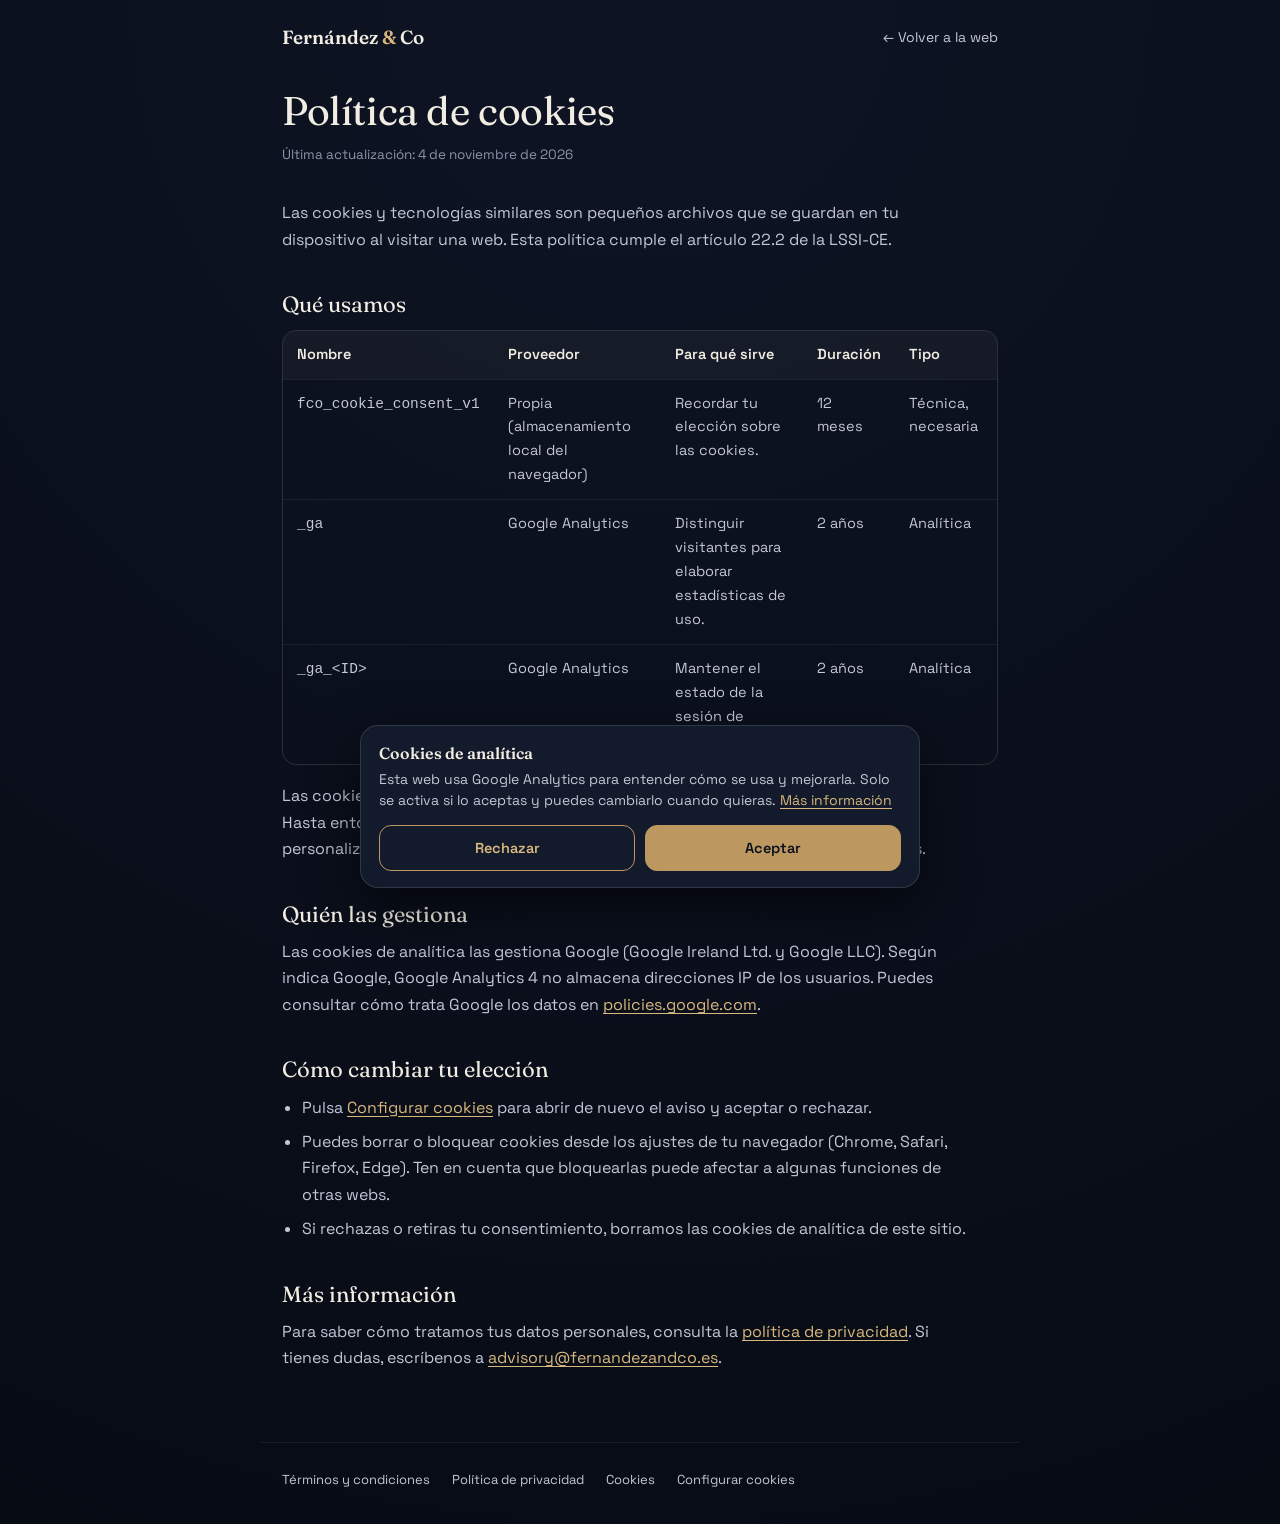
<file: cookies.html>
<!DOCTYPE html>
<html lang="es">
<head>
<meta charset="UTF-8">
<meta name="viewport" content="width=device-width, initial-scale=1.0, viewport-fit=cover">
<title>Política de cookies — Fernández &amp; Co</title>
<meta name="description" content="Qué cookies usa esta web, para qué sirven, cuánto duran y cómo aceptarlas, rechazarlas o cambiar tu elección.">
<link rel="canonical" href="https://TU-DOMINIO.es/cookies">
<meta name="robots" content="index,follow">
<meta name="theme-color" content="#0A0F1C">
<meta property="og:type" content="website">
<meta property="og:site_name" content="Fernández &amp; Co">
<meta property="og:locale" content="es_ES">
<meta property="og:title" content="Política de cookies — Fernández &amp; Co">
<meta property="og:description" content="Qué cookies usa esta web, para qué sirven, cuánto duran y cómo aceptarlas, rechazarlas o cambiar tu elección.">
<meta property="og:url" content="https://TU-DOMINIO.es/cookies">
<meta property="og:image" content="https://TU-DOMINIO.es/og-image.jpg">
<meta name="twitter:card" content="summary_large_image">
<link rel="preconnect" href="https://fonts.googleapis.com">
<link rel="preconnect" href="https://fonts.gstatic.com" crossorigin>
<link href="https://fonts.googleapis.com/css2?family=Fraunces:ital,opsz,wght@0,9..144,300;0,9..144,400;0,9..144,600;1,9..144,300;1,9..144,400&family=Space+Grotesk:wght@400;500;600;700&display=swap" rel="stylesheet">
<link rel="stylesheet" href="/legal.css">
<script src="/consent.js" defer></script>
</head>
<body>
<header class="lh">
  <a class="brand" href="/">Fernández <b>&amp;</b> Co</a>
  <a class="back" href="/">← Volver a la web</a>
</header>
<main class="legal"><article>
<h1>Política de cookies</h1>
<p class="upd">Última actualización: 4 de noviembre de 2026</p>
<p>Las cookies y tecnologías similares son pequeños archivos que se guardan en tu dispositivo al visitar una web. Esta política cumple el artículo 22.2 de la LSSI-CE.</p>

<h2>Qué usamos</h2>
<div class="tw"><table>
  <thead><tr><th>Nombre</th><th>Proveedor</th><th>Para qué sirve</th><th>Duración</th><th>Tipo</th></tr></thead>
  <tbody>
    <tr><td><code>fco_cookie_consent_v1</code></td><td>Propia (almacenamiento local del navegador)</td><td>Recordar tu elección sobre las cookies.</td><td>12 meses</td><td>Técnica, necesaria</td></tr>
    <tr><td><code>_ga</code></td><td>Google Analytics</td><td>Distinguir visitantes para elaborar estadísticas de uso.</td><td>2 años</td><td>Analítica</td></tr>
    <tr><td><code>_ga_&lt;ID&gt;</code></td><td>Google Analytics</td><td>Mantener el estado de la sesión de visita.</td><td>2 años</td><td>Analítica</td></tr>
  </tbody>
</table></div>
<p>Las cookies de analítica <b>solo se instalan si pulsas «Aceptar»</b> en el aviso de cookies. Hasta entonces no se carga Google Analytics. En esta web, Google Signals y la personalización de anuncios están desactivados, y no usamos cookies publicitarias.</p>

<h2>Quién las gestiona</h2>
<p>Las cookies de analítica las gestiona Google (Google Ireland Ltd. y Google LLC). Según indica Google, Google Analytics 4 no almacena direcciones IP de los usuarios. Puedes consultar cómo trata Google los datos en <a href="https://policies.google.com/technologies/partner-sites" target="_blank" rel="noopener">policies.google.com</a>.</p>

<h2>Cómo cambiar tu elección</h2>
<ul>
  <li>Pulsa <button type="button" data-cookie-settings style="background:none;border:0;padding:0;font:inherit;color:var(--accent-bright);text-decoration:underline;text-underline-offset:3px;cursor:pointer">Configurar cookies</button> para abrir de nuevo el aviso y aceptar o rechazar.</li>
  <li>Puedes borrar o bloquear cookies desde los ajustes de tu navegador (Chrome, Safari, Firefox, Edge). Ten en cuenta que bloquearlas puede afectar a algunas funciones de otras webs.</li>
  <li>Si rechazas o retiras tu consentimiento, borramos las cookies de analítica de este sitio.</li>
</ul>

<h2>Más información</h2>
<p>Para saber cómo tratamos tus datos personales, consulta la <a href="/privacidad">política de privacidad</a>. Si tienes dudas, escríbenos a <a href="mailto:advisory@fernandezandco.es">advisory@fernandezandco.es</a>.</p>
</article></main>
<footer class="lf">
  <a href="/terminos">Términos y condiciones</a>
  <a href="/privacidad">Política de privacidad</a>
  <a href="/cookies">Cookies</a>
  <button type="button" data-cookie-settings>Configurar cookies</button>
</footer>
</body>
</html>
</file>
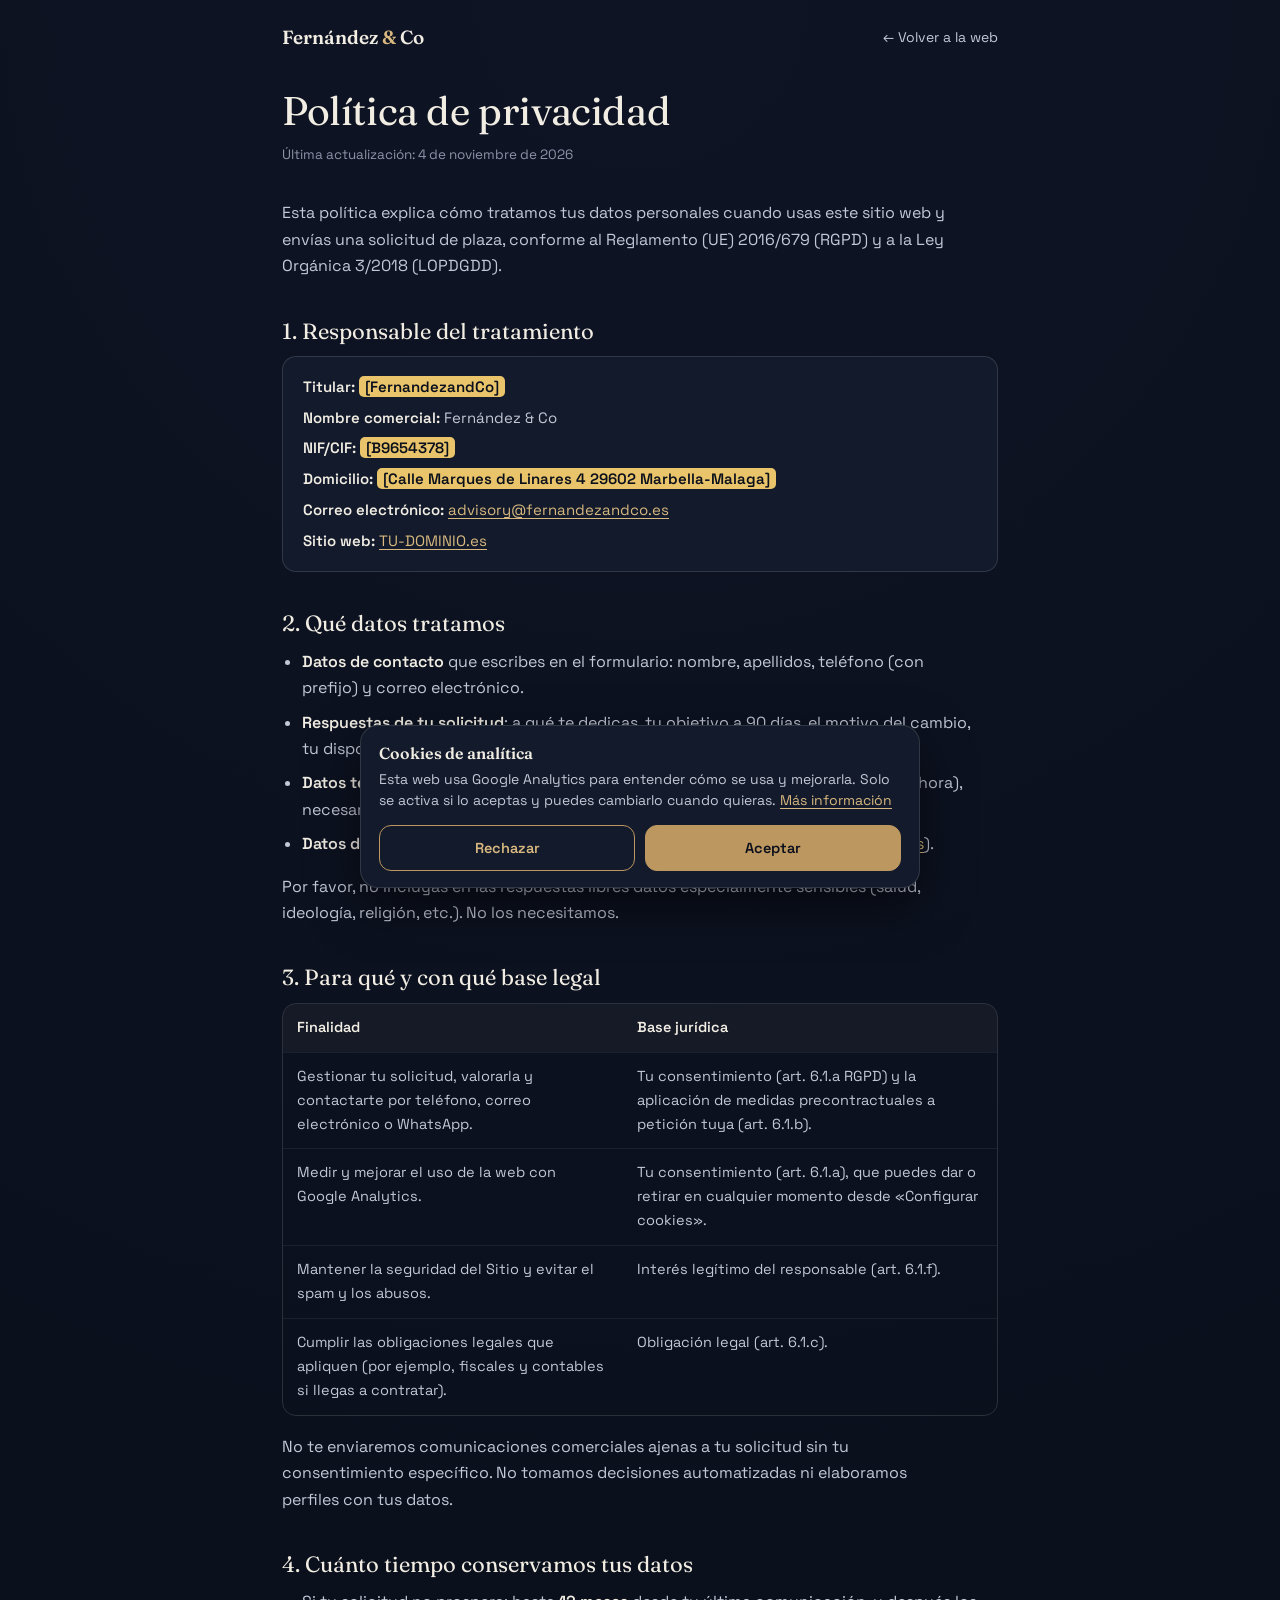
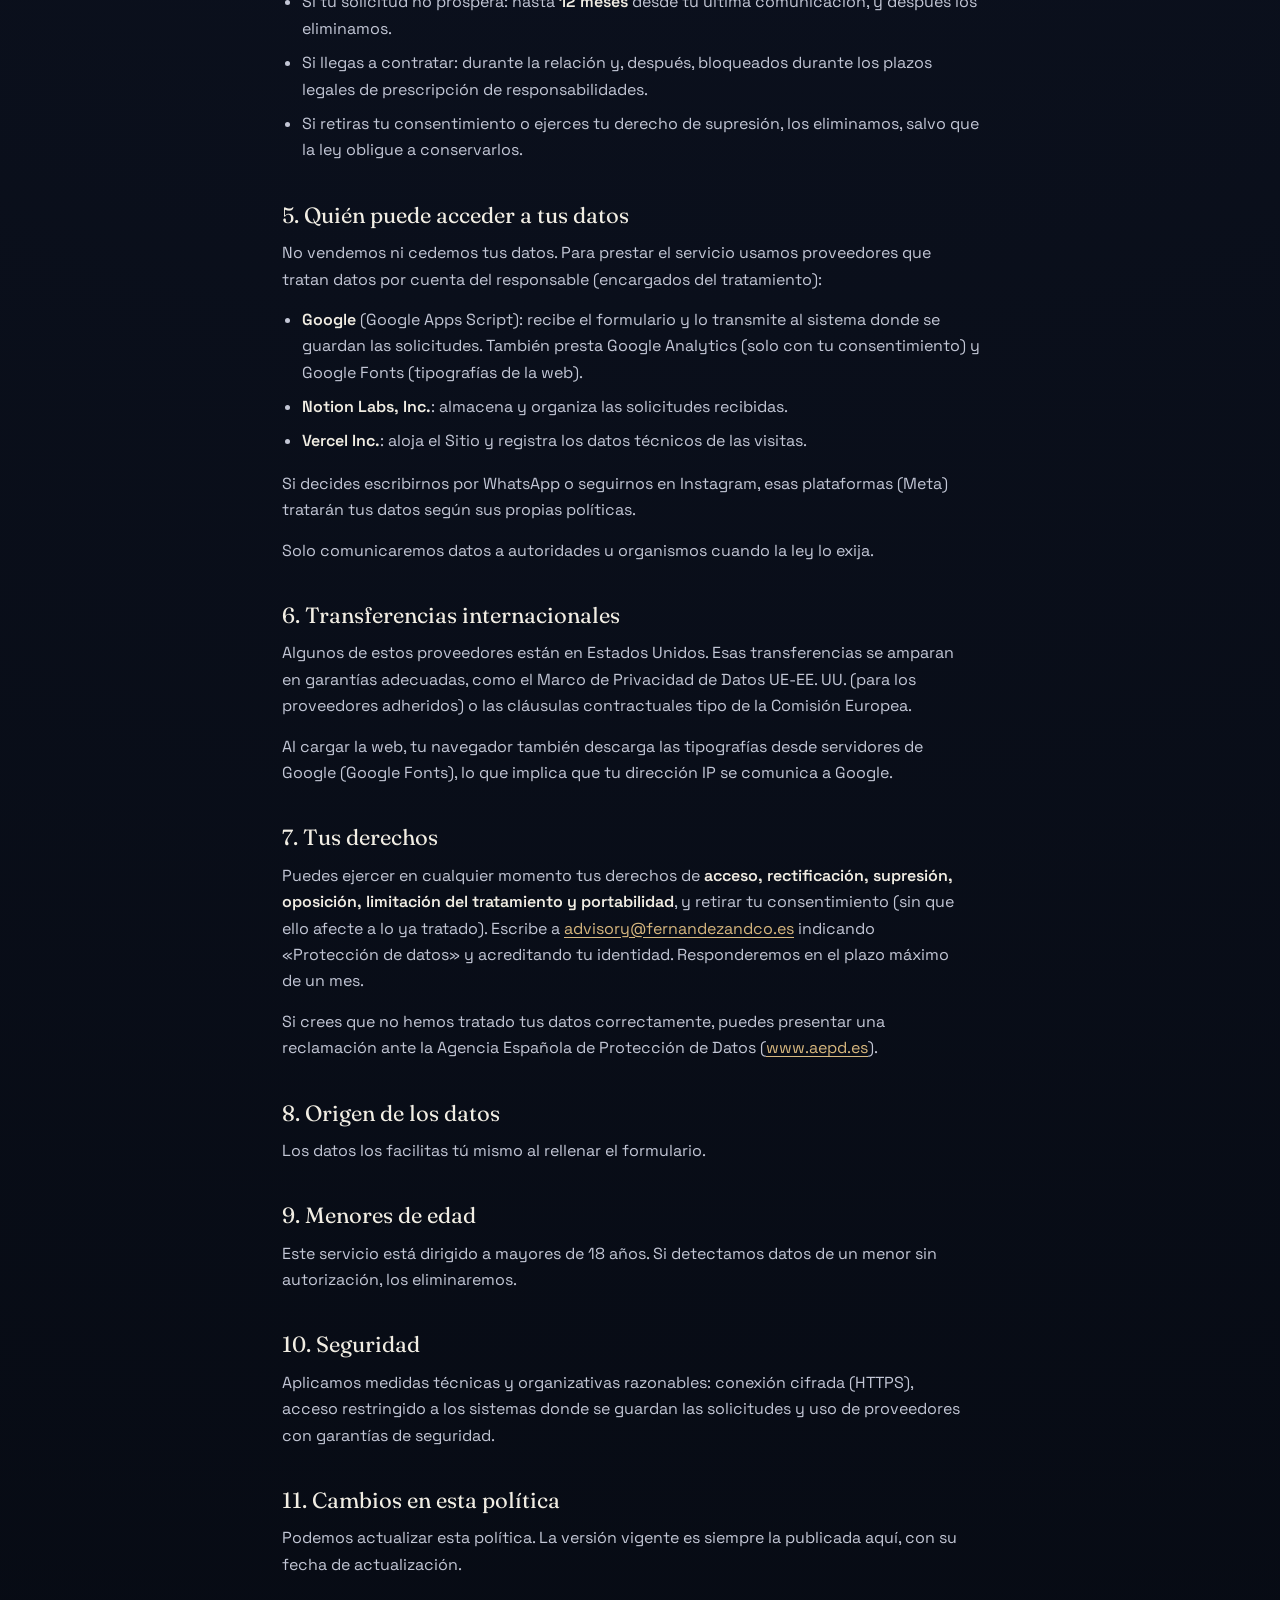
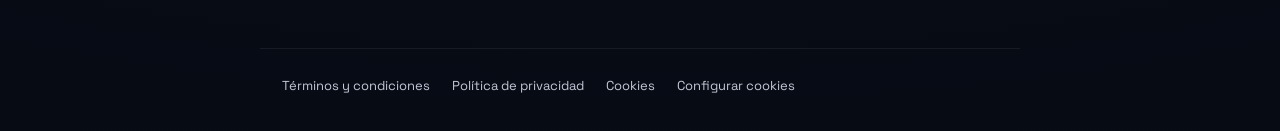
<file: privacidad.html>
<!DOCTYPE html>
<html lang="es">
<head>
<meta charset="UTF-8">
<meta name="viewport" content="width=device-width, initial-scale=1.0, viewport-fit=cover">
<title>Política de privacidad — Fernández &amp; Co</title>
<meta name="description" content="Cómo trata Fernández &amp; Co tus datos personales: responsable, finalidades, proveedores, plazos de conservación y cómo ejercer tus derechos.">
<link rel="canonical" href="https://TU-DOMINIO.es/privacidad">
<meta name="robots" content="index,follow">
<meta name="theme-color" content="#0A0F1C">
<meta property="og:type" content="website">
<meta property="og:site_name" content="Fernández &amp; Co">
<meta property="og:locale" content="es_ES">
<meta property="og:title" content="Política de privacidad — Fernández &amp; Co">
<meta property="og:description" content="Cómo trata Fernández &amp; Co tus datos personales: responsable, finalidades, proveedores, plazos de conservación y cómo ejercer tus derechos.">
<meta property="og:url" content="https://TU-DOMINIO.es/privacidad">
<meta property="og:image" content="https://TU-DOMINIO.es/og-image.jpg">
<meta name="twitter:card" content="summary_large_image">
<link rel="preconnect" href="https://fonts.googleapis.com">
<link rel="preconnect" href="https://fonts.gstatic.com" crossorigin>
<link href="https://fonts.googleapis.com/css2?family=Fraunces:ital,opsz,wght@0,9..144,300;0,9..144,400;0,9..144,600;1,9..144,300;1,9..144,400&family=Space+Grotesk:wght@400;500;600;700&display=swap" rel="stylesheet">
<link rel="stylesheet" href="/legal.css">
<script src="/consent.js" defer></script>
</head>
<body>
<header class="lh">
  <a class="brand" href="/">Fernández <b>&amp;</b> Co</a>
  <a class="back" href="/">← Volver a la web</a>
</header>
<main class="legal"><article>
<h1>Política de privacidad</h1>
<p class="upd">Última actualización: 4 de noviembre de 2026</p>
<p>Esta política explica cómo tratamos tus datos personales cuando usas este sitio web y envías una solicitud de plaza, conforme al Reglamento (UE) 2016/679 (RGPD) y a la Ley Orgánica 3/2018 (LOPDGDD).</p>

<h2>1. Responsable del tratamiento</h2>
<div class="box">
  <p><b>Titular:</b> <mark class="ph">[FernandezandCo]</mark></p>
  <p><b>Nombre comercial:</b> Fernández &amp; Co</p>
  <p><b>NIF/CIF:</b> <mark class="ph">[B9654378]</mark></p>
  <p><b>Domicilio:</b> <mark class="ph">[Calle Marques de Linares 4 29602 Marbella-Malaga]</mark></p>
  <p><b>Correo electrónico:</b> <a href="mailto:advisory@fernandezandco.es">advisory@fernandezandco.es</a></p>
  <p><b>Sitio web:</b> <a href="https://TU-DOMINIO.es">TU-DOMINIO.es</a></p>
</div>

<h2>2. Qué datos tratamos</h2>
<ul>
  <li><b>Datos de contacto</b> que escribes en el formulario: nombre, apellidos, teléfono (con prefijo) y correo electrónico.</li>
  <li><b>Respuestas de tu solicitud</b>: a qué te dedicas, tu objetivo a 90 días, el motivo del cambio, tu disposición a invertir en tu formación y cuándo quieres empezar.</li>
  <li><b>Datos técnicos</b> que se generan al visitar el Sitio (dirección IP, navegador, fecha y hora), necesarios para servir la web y mantenerla segura.</li>
  <li><b>Datos de analítica</b>, solo si aceptas las cookies de analítica (ver <a href="/cookies">política de cookies</a>).</li>
</ul>
<p>Por favor, no incluyas en las respuestas libres datos especialmente sensibles (salud, ideología, religión, etc.). No los necesitamos.</p>

<h2>3. Para qué y con qué base legal</h2>
<div class="tw"><table>
  <thead><tr><th>Finalidad</th><th>Base jurídica</th></tr></thead>
  <tbody>
    <tr><td>Gestionar tu solicitud, valorarla y contactarte por teléfono, correo electrónico o WhatsApp.</td><td>Tu consentimiento (art. 6.1.a RGPD) y la aplicación de medidas precontractuales a petición tuya (art. 6.1.b).</td></tr>
    <tr><td>Medir y mejorar el uso de la web con Google Analytics.</td><td>Tu consentimiento (art. 6.1.a), que puedes dar o retirar en cualquier momento desde «Configurar cookies».</td></tr>
    <tr><td>Mantener la seguridad del Sitio y evitar el spam y los abusos.</td><td>Interés legítimo del responsable (art. 6.1.f).</td></tr>
    <tr><td>Cumplir las obligaciones legales que apliquen (por ejemplo, fiscales y contables si llegas a contratar).</td><td>Obligación legal (art. 6.1.c).</td></tr>
  </tbody>
</table></div>
<p>No te enviaremos comunicaciones comerciales ajenas a tu solicitud sin tu consentimiento específico. No tomamos decisiones automatizadas ni elaboramos perfiles con tus datos.</p>

<h2>4. Cuánto tiempo conservamos tus datos</h2>
<ul>
  <li>Si tu solicitud no prospera: hasta <b>12 meses</b> desde tu última comunicación, y después los eliminamos.</li>
  <li>Si llegas a contratar: durante la relación y, después, bloqueados durante los plazos legales de prescripción de responsabilidades.</li>
  <li>Si retiras tu consentimiento o ejerces tu derecho de supresión, los eliminamos, salvo que la ley obligue a conservarlos.</li>
</ul>

<h2>5. Quién puede acceder a tus datos</h2>
<p>No vendemos ni cedemos tus datos. Para prestar el servicio usamos proveedores que tratan datos por cuenta del responsable (encargados del tratamiento):</p>
<ul>
  <li><b>Google</b> (Google Apps Script): recibe el formulario y lo transmite al sistema donde se guardan las solicitudes. También presta Google Analytics (solo con tu consentimiento) y Google Fonts (tipografías de la web).</li>
  <li><b>Notion Labs, Inc.</b>: almacena y organiza las solicitudes recibidas.</li>
  <li><b>Vercel Inc.</b>: aloja el Sitio y registra los datos técnicos de las visitas.</li>
</ul>
<p>Si decides escribirnos por WhatsApp o seguirnos en Instagram, esas plataformas (Meta) tratarán tus datos según sus propias políticas.</p>
<p>Solo comunicaremos datos a autoridades u organismos cuando la ley lo exija.</p>

<h2>6. Transferencias internacionales</h2>
<p>Algunos de estos proveedores están en Estados Unidos. Esas transferencias se amparan en garantías adecuadas, como el Marco de Privacidad de Datos UE-EE. UU. (para los proveedores adheridos) o las cláusulas contractuales tipo de la Comisión Europea.</p>
<p>Al cargar la web, tu navegador también descarga las tipografías desde servidores de Google (Google Fonts), lo que implica que tu dirección IP se comunica a Google.</p>

<h2>7. Tus derechos</h2>
<p>Puedes ejercer en cualquier momento tus derechos de <b>acceso, rectificación, supresión, oposición, limitación del tratamiento y portabilidad</b>, y retirar tu consentimiento (sin que ello afecte a lo ya tratado). Escribe a <a href="mailto:advisory@fernandezandco.es">advisory@fernandezandco.es</a> indicando «Protección de datos» y acreditando tu identidad. Responderemos en el plazo máximo de un mes.</p>
<p>Si crees que no hemos tratado tus datos correctamente, puedes presentar una reclamación ante la Agencia Española de Protección de Datos (<a href="https://www.aepd.es" target="_blank" rel="noopener">www.aepd.es</a>).</p>

<h2>8. Origen de los datos</h2>
<p>Los datos los facilitas tú mismo al rellenar el formulario.</p>

<h2>9. Menores de edad</h2>
<p>Este servicio está dirigido a mayores de 18 años. Si detectamos datos de un menor sin autorización, los eliminaremos.</p>

<h2>10. Seguridad</h2>
<p>Aplicamos medidas técnicas y organizativas razonables: conexión cifrada (HTTPS), acceso restringido a los sistemas donde se guardan las solicitudes y uso de proveedores con garantías de seguridad.</p>

<h2>11. Cambios en esta política</h2>
<p>Podemos actualizar esta política. La versión vigente es siempre la publicada aquí, con su fecha de actualización.</p>
</article></main>
<footer class="lf">
  <a href="/terminos">Términos y condiciones</a>
  <a href="/privacidad">Política de privacidad</a>
  <a href="/cookies">Cookies</a>
  <button type="button" data-cookie-settings>Configurar cookies</button>
</footer>
</body>
</html>
</file>
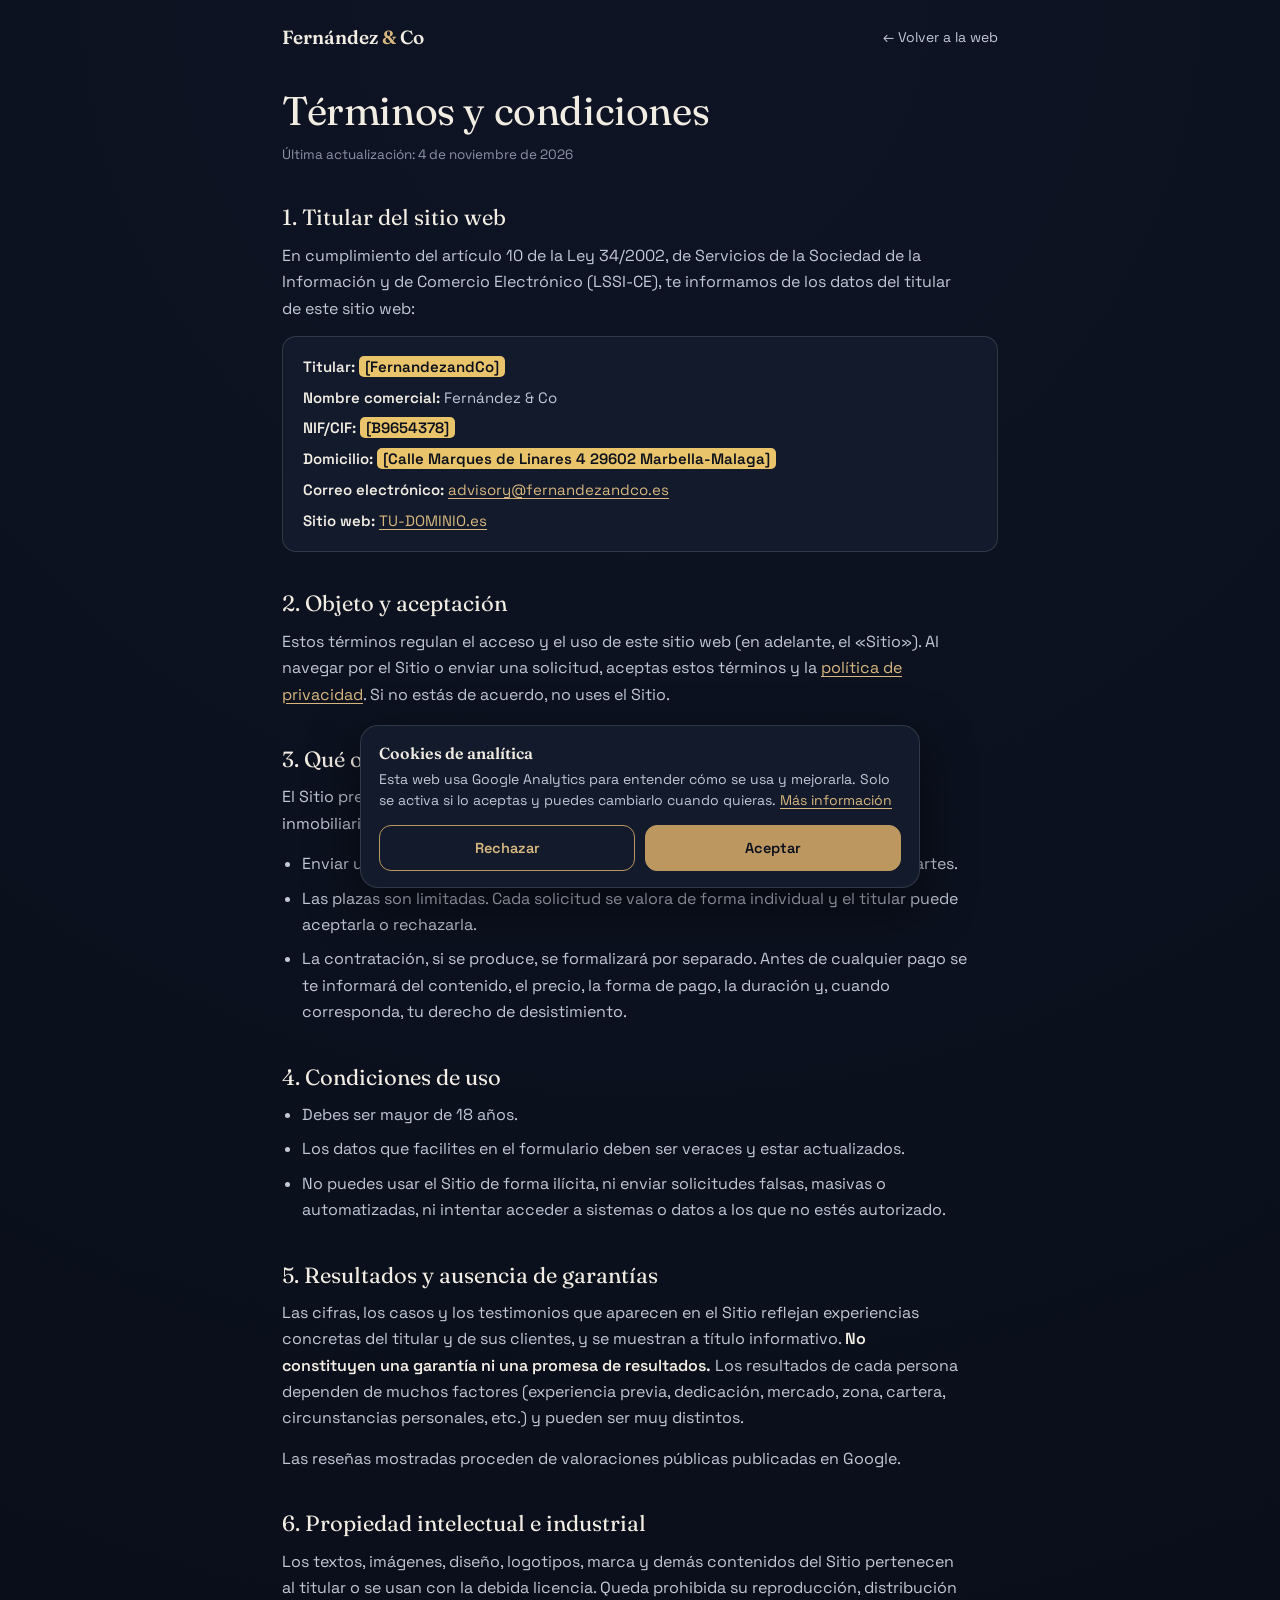
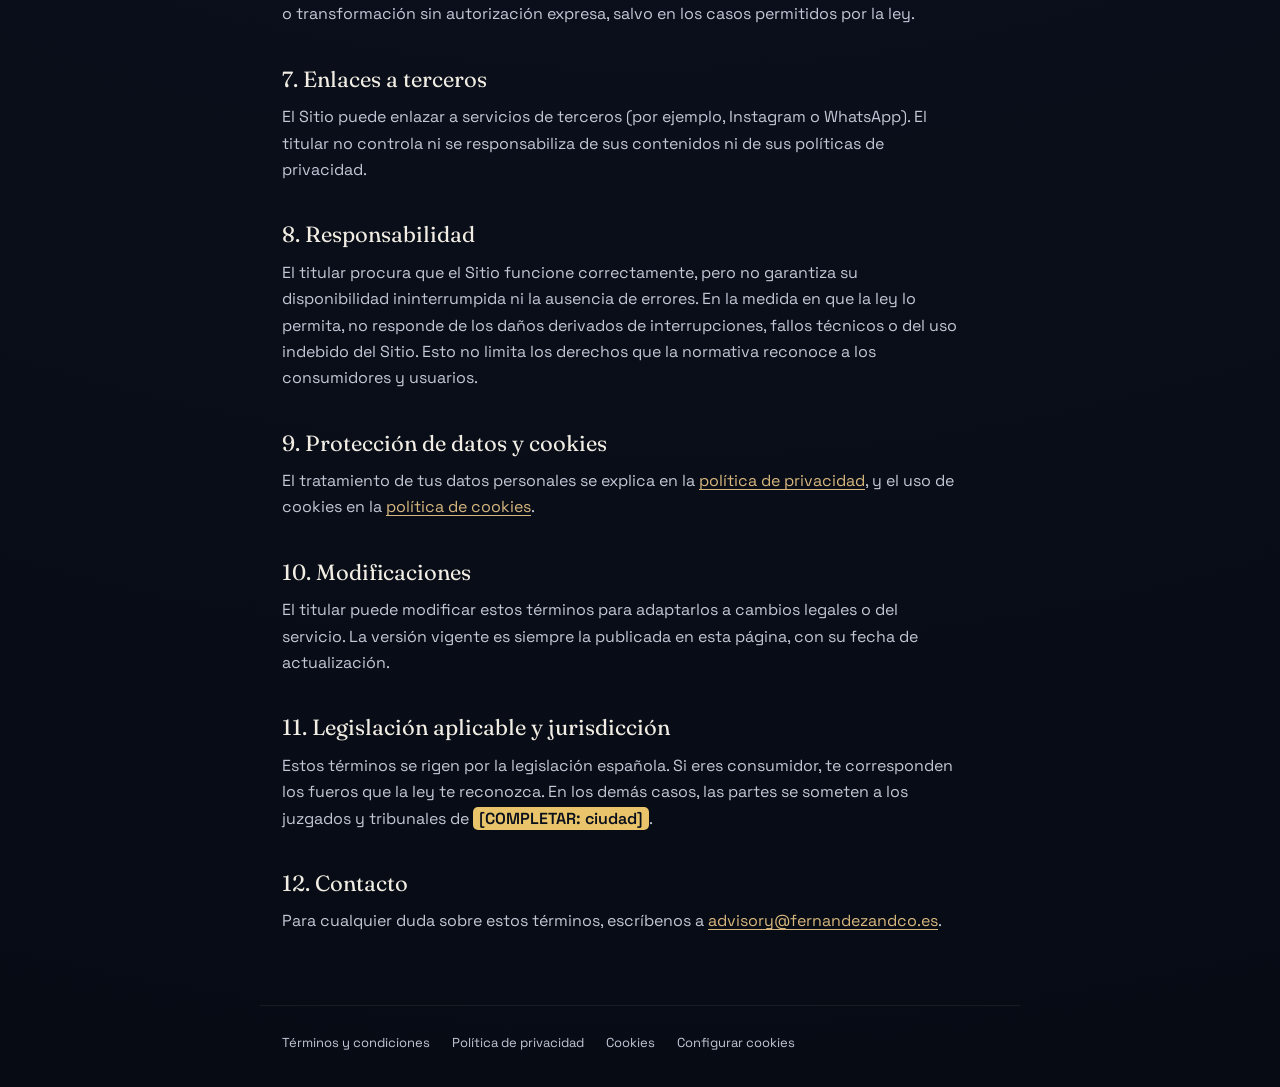
<file: terminos.html>
<!DOCTYPE html>
<html lang="es">
<head>
<meta charset="UTF-8">
<meta name="viewport" content="width=device-width, initial-scale=1.0, viewport-fit=cover">
<title>Términos y condiciones — Fernández &amp; Co</title>
<meta name="description" content="Condiciones de uso del sitio web de Fernández &amp; Co: titular, uso del formulario de solicitud, ausencia de garantía de resultados y propiedad intelectual.">
<link rel="canonical" href="https://TU-DOMINIO.es/terminos">
<meta name="robots" content="index,follow">
<meta name="theme-color" content="#0A0F1C">
<meta property="og:type" content="website">
<meta property="og:site_name" content="Fernández &amp; Co">
<meta property="og:locale" content="es_ES">
<meta property="og:title" content="Términos y condiciones — Fernández &amp; Co">
<meta property="og:description" content="Condiciones de uso del sitio web de Fernández &amp; Co: titular, uso del formulario de solicitud, ausencia de garantía de resultados y propiedad intelectual.">
<meta property="og:url" content="https://TU-DOMINIO.es/terminos">
<meta property="og:image" content="https://TU-DOMINIO.es/og-image.jpg">
<meta name="twitter:card" content="summary_large_image">
<link rel="preconnect" href="https://fonts.googleapis.com">
<link rel="preconnect" href="https://fonts.gstatic.com" crossorigin>
<link href="https://fonts.googleapis.com/css2?family=Fraunces:ital,opsz,wght@0,9..144,300;0,9..144,400;0,9..144,600;1,9..144,300;1,9..144,400&family=Space+Grotesk:wght@400;500;600;700&display=swap" rel="stylesheet">
<link rel="stylesheet" href="/legal.css">
<script src="/consent.js" defer></script>
</head>
<body>
<header class="lh">
  <a class="brand" href="/">Fernández <b>&amp;</b> Co</a>
  <a class="back" href="/">← Volver a la web</a>
</header>
<main class="legal"><article>
<h1>Términos y condiciones</h1>
<p class="upd">Última actualización: 4 de noviembre de 2026</p>

<h2>1. Titular del sitio web</h2>
<p>En cumplimiento del artículo 10 de la Ley 34/2002, de Servicios de la Sociedad de la Información y de Comercio Electrónico (LSSI-CE), te informamos de los datos del titular de este sitio web:</p>
<div class="box">
  <p><b>Titular:</b> <mark class="ph">[FernandezandCo]</mark></p>
  <p><b>Nombre comercial:</b> Fernández &amp; Co</p>
  <p><b>NIF/CIF:</b> <mark class="ph">[B9654378]</mark></p>
  <p><b>Domicilio:</b> <mark class="ph">[Calle Marques de Linares 4 29602 Marbella-Malaga]</mark></p>
  <p><b>Correo electrónico:</b> <a href="mailto:advisory@fernandezandco.es">advisory@fernandezandco.es</a></p>
  <p><b>Sitio web:</b> <a href="https://TU-DOMINIO.es">TU-DOMINIO.es</a></p>
</div>

<h2>2. Objeto y aceptación</h2>
<p>Estos términos regulan el acceso y el uso de este sitio web (en adelante, el «Sitio»). Al navegar por el Sitio o enviar una solicitud, aceptas estos términos y la <a href="/privacidad">política de privacidad</a>. Si no estás de acuerdo, no uses el Sitio.</p>

<h2>3. Qué ofrece el Sitio</h2>
<p>El Sitio presenta una mentoría de ventas y captación para profesionales del sector inmobiliario y permite enviar una solicitud de plaza (candidatura).</p>
<ul>
  <li>Enviar una solicitud <b>no supone contratar</b> la mentoría ni obliga a ninguna de las partes.</li>
  <li>Las plazas son limitadas. Cada solicitud se valora de forma individual y el titular puede aceptarla o rechazarla.</li>
  <li>La contratación, si se produce, se formalizará por separado. Antes de cualquier pago se te informará del contenido, el precio, la forma de pago, la duración y, cuando corresponda, tu derecho de desistimiento.</li>
</ul>

<h2>4. Condiciones de uso</h2>
<ul>
  <li>Debes ser mayor de 18 años.</li>
  <li>Los datos que facilites en el formulario deben ser veraces y estar actualizados.</li>
  <li>No puedes usar el Sitio de forma ilícita, ni enviar solicitudes falsas, masivas o automatizadas, ni intentar acceder a sistemas o datos a los que no estés autorizado.</li>
</ul>

<h2>5. Resultados y ausencia de garantías</h2>
<p>Las cifras, los casos y los testimonios que aparecen en el Sitio reflejan experiencias concretas del titular y de sus clientes, y se muestran a título informativo. <b>No constituyen una garantía ni una promesa de resultados.</b> Los resultados de cada persona dependen de muchos factores (experiencia previa, dedicación, mercado, zona, cartera, circunstancias personales, etc.) y pueden ser muy distintos.</p>
<p>Las reseñas mostradas proceden de valoraciones públicas publicadas en Google.</p>

<h2>6. Propiedad intelectual e industrial</h2>
<p>Los textos, imágenes, diseño, logotipos, marca y demás contenidos del Sitio pertenecen al titular o se usan con la debida licencia. Queda prohibida su reproducción, distribución o transformación sin autorización expresa, salvo en los casos permitidos por la ley.</p>

<h2>7. Enlaces a terceros</h2>
<p>El Sitio puede enlazar a servicios de terceros (por ejemplo, Instagram o WhatsApp). El titular no controla ni se responsabiliza de sus contenidos ni de sus políticas de privacidad.</p>

<h2>8. Responsabilidad</h2>
<p>El titular procura que el Sitio funcione correctamente, pero no garantiza su disponibilidad ininterrumpida ni la ausencia de errores. En la medida en que la ley lo permita, no responde de los daños derivados de interrupciones, fallos técnicos o del uso indebido del Sitio. Esto no limita los derechos que la normativa reconoce a los consumidores y usuarios.</p>

<h2>9. Protección de datos y cookies</h2>
<p>El tratamiento de tus datos personales se explica en la <a href="/privacidad">política de privacidad</a>, y el uso de cookies en la <a href="/cookies">política de cookies</a>.</p>

<h2>10. Modificaciones</h2>
<p>El titular puede modificar estos términos para adaptarlos a cambios legales o del servicio. La versión vigente es siempre la publicada en esta página, con su fecha de actualización.</p>

<h2>11. Legislación aplicable y jurisdicción</h2>
<p>Estos términos se rigen por la legislación española. Si eres consumidor, te corresponden los fueros que la ley te reconozca. En los demás casos, las partes se someten a los juzgados y tribunales de <mark class="ph">[COMPLETAR: ciudad]</mark>.</p>

<h2>12. Contacto</h2>
<p>Para cualquier duda sobre estos términos, escríbenos a <a href="mailto:advisory@fernandezandco.es">advisory@fernandezandco.es</a>.</p>
</article></main>
<footer class="lf">
  <a href="/terminos">Términos y condiciones</a>
  <a href="/privacidad">Política de privacidad</a>
  <a href="/cookies">Cookies</a>
  <button type="button" data-cookie-settings>Configurar cookies</button>
</footer>
</body>
</html>
</file>
<file: legal.css>
/* Estilos de las páginas legales y de la 404 (misma paleta que index.html) */
:root{
  --bg:#0A0F1C; --panel:#121A2B; --ink:#F1EDE3; --ink-soft:#C3C7D6; --ink-dim:#8D93A8;
  --accent:#BD9760; --accent-bright:#D8B87F;
  --line:rgba(241,237,227,.14); --line-soft:rgba(241,237,227,.07);
}
*{margin:0;padding:0;box-sizing:border-box;}
html{-webkit-text-size-adjust:100%;}
body{
  font-family:'Space Grotesk',system-ui,-apple-system,sans-serif;
  background:var(--bg);color:var(--ink);line-height:1.65;
  min-height:100vh;display:flex;flex-direction:column;
  padding-left:env(safe-area-inset-left);padding-right:env(safe-area-inset-right);
}
@media (min-width:720px){body{background:radial-gradient(circle at 50% 0%,#0E1424,#070B14);}}
a{color:var(--accent-bright);text-decoration:underline;text-underline-offset:3px;}
a:hover{color:var(--ink);}
a:focus-visible,button:focus-visible{outline:2px solid var(--accent-bright);outline-offset:3px;}

.lh{display:flex;align-items:center;justify-content:space-between;gap:16px;
  max-width:760px;width:100%;margin:0 auto;padding:22px 22px 8px;}
.brand{font-family:'Fraunces',Georgia,serif;font-size:19px;font-weight:600;color:var(--ink);text-decoration:none;}
.brand b{color:var(--accent-bright);font-weight:600;}
.lh .back{font-size:14px;color:var(--ink-soft);text-decoration:none;}
.lh .back:hover{color:var(--accent-bright);}

main.legal{flex:1;max-width:760px;width:100%;margin:0 auto;padding:28px 22px 56px;}
.legal h1{font-family:'Fraunces',Georgia,serif;font-weight:400;font-size:clamp(30px,6vw,40px);line-height:1.12;letter-spacing:-.01em;margin-bottom:10px;}
.legal .upd{font-size:13.5px;color:var(--ink-dim);margin-bottom:34px;}
.legal h2{font-family:'Fraunces',Georgia,serif;font-weight:400;font-size:22px;line-height:1.2;margin:38px 0 12px;color:var(--ink);}
.legal p,.legal li{font-size:16px;color:var(--ink-soft);max-width:68ch;}
.legal p{margin-bottom:14px;}
.legal ul,.legal ol{margin:0 0 16px 20px;}
.legal li{margin-bottom:8px;}
.legal strong,.legal b{color:var(--ink);font-weight:600;}
.legal .box{border:1px solid var(--line);background:var(--panel);border-radius:14px;padding:18px 20px;margin:0 0 18px;}
.legal .box p{margin-bottom:6px;font-size:15px;}
.legal .box p:last-child{margin-bottom:0;}
.tw{overflow-x:auto;margin:0 0 18px;border:1px solid var(--line);border-radius:14px;}
.legal table{border-collapse:collapse;width:100%;min-width:560px;font-size:14.5px;}
.legal th,.legal td{text-align:left;vertical-align:top;padding:12px 14px;border-bottom:1px solid var(--line-soft);color:var(--ink-soft);}
.legal th{color:var(--ink);font-weight:600;background:rgba(241,237,227,.04);}
.legal tr:last-child td{border-bottom:0;}
mark.ph{background:#E9C46A;color:#0A0F1C;padding:1px 6px;border-radius:5px;font-weight:600;}

.lf{max-width:760px;width:100%;margin:0 auto;padding:26px 22px calc(34px + env(safe-area-inset-bottom));
  border-top:1px solid var(--line-soft);display:flex;flex-wrap:wrap;gap:8px 22px;font-size:13px;color:var(--ink-dim);}
.lf a{color:var(--ink-soft);text-decoration:none;}
.lf a:hover,.lf button:hover{color:var(--accent-bright);}
.lf button{background:none;border:0;font:inherit;color:var(--ink-soft);cursor:pointer;padding:0;}

/* 404 */
.nf{flex:1;display:flex;align-items:center;justify-content:center;padding:40px 22px;}
.nf .in{max-width:520px;width:100%;}
.nf .code{font-size:14px;color:var(--ink-dim);margin-bottom:14px;}
.nf h1{font-family:'Fraunces',Georgia,serif;font-weight:400;font-size:clamp(34px,8vw,46px);line-height:1.08;letter-spacing:-.01em;margin-bottom:16px;}
.nf p{font-size:17px;color:var(--ink-soft);margin-bottom:28px;}
.nf .row{display:flex;flex-wrap:wrap;gap:12px 22px;align-items:center;}
.nf .btn{display:inline-flex;align-items:center;gap:10px;height:54px;padding:0 24px;border-radius:14px;
  background:var(--accent);color:#0A0F1C;font-weight:600;font-size:16px;text-decoration:none;}
.nf .btn:hover{background:var(--accent-bright);color:#0A0F1C;}
.nf .alt{font-size:15px;}
</file>
